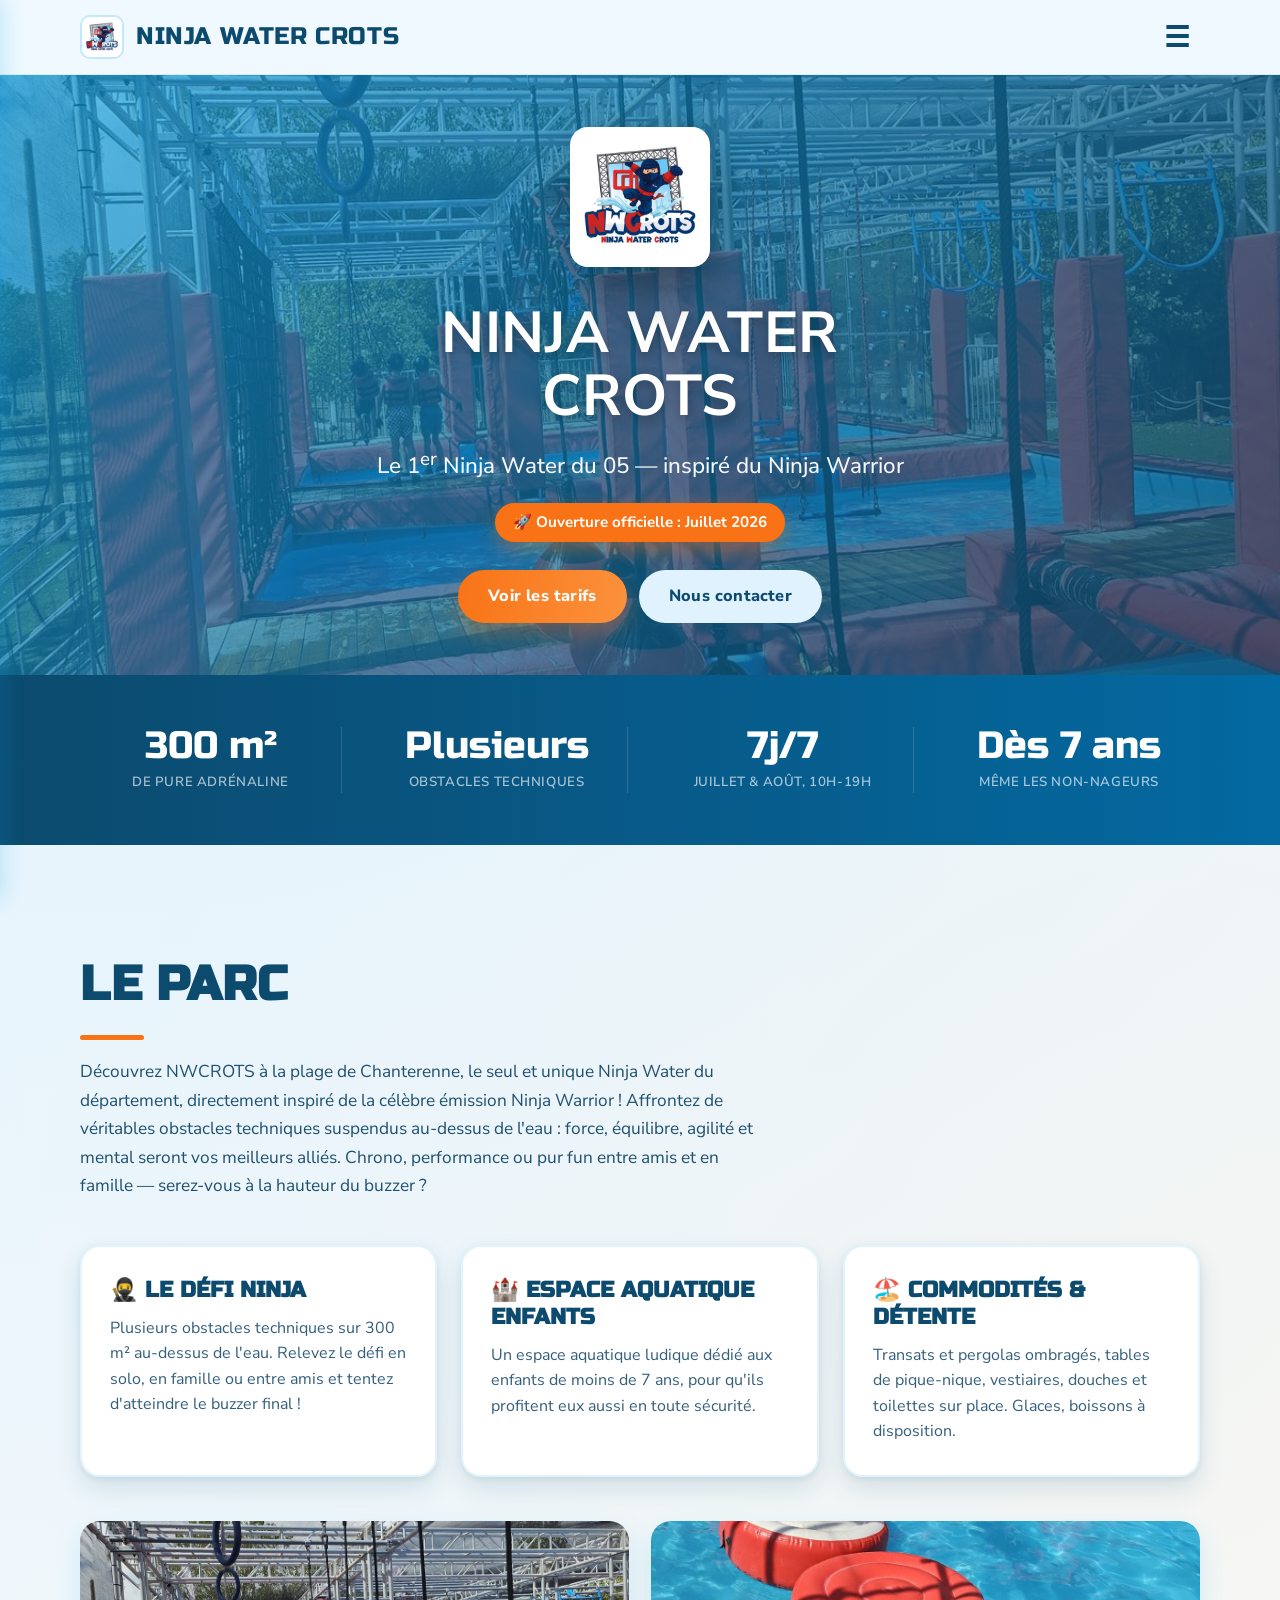
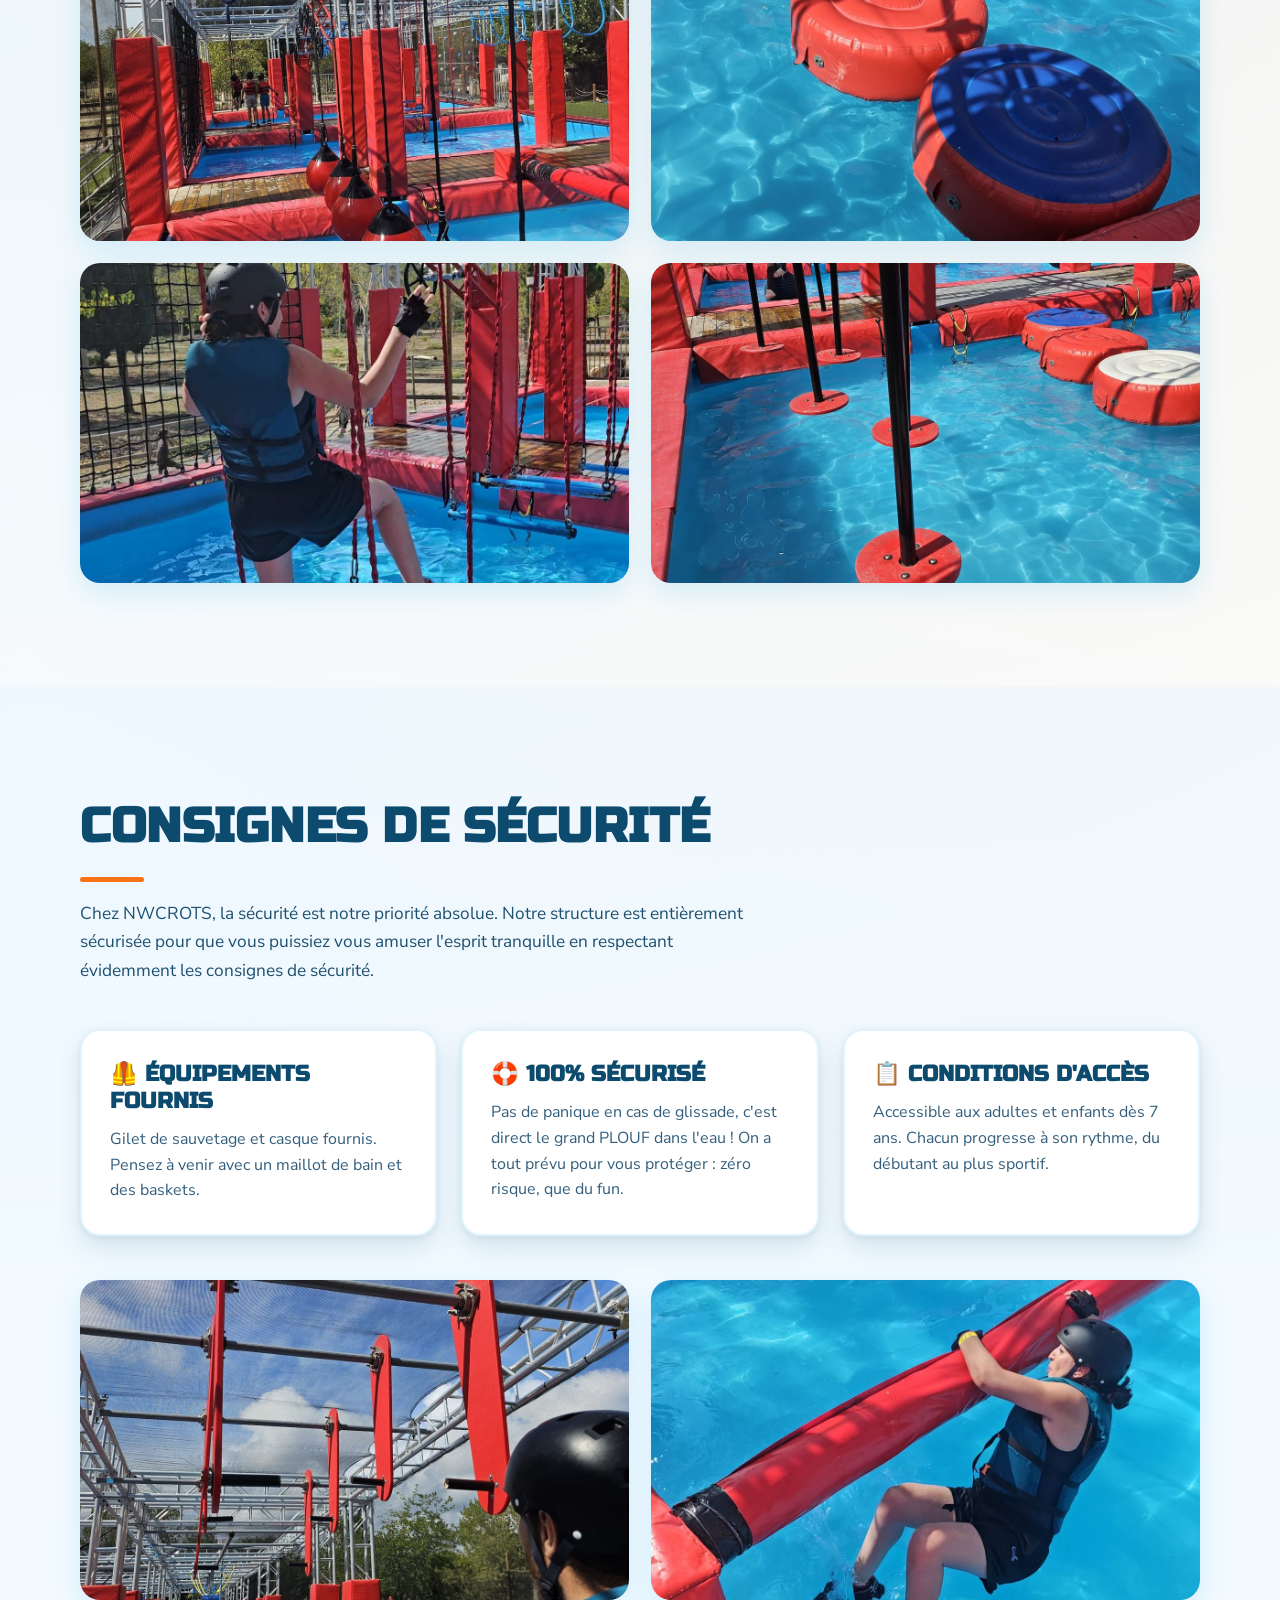
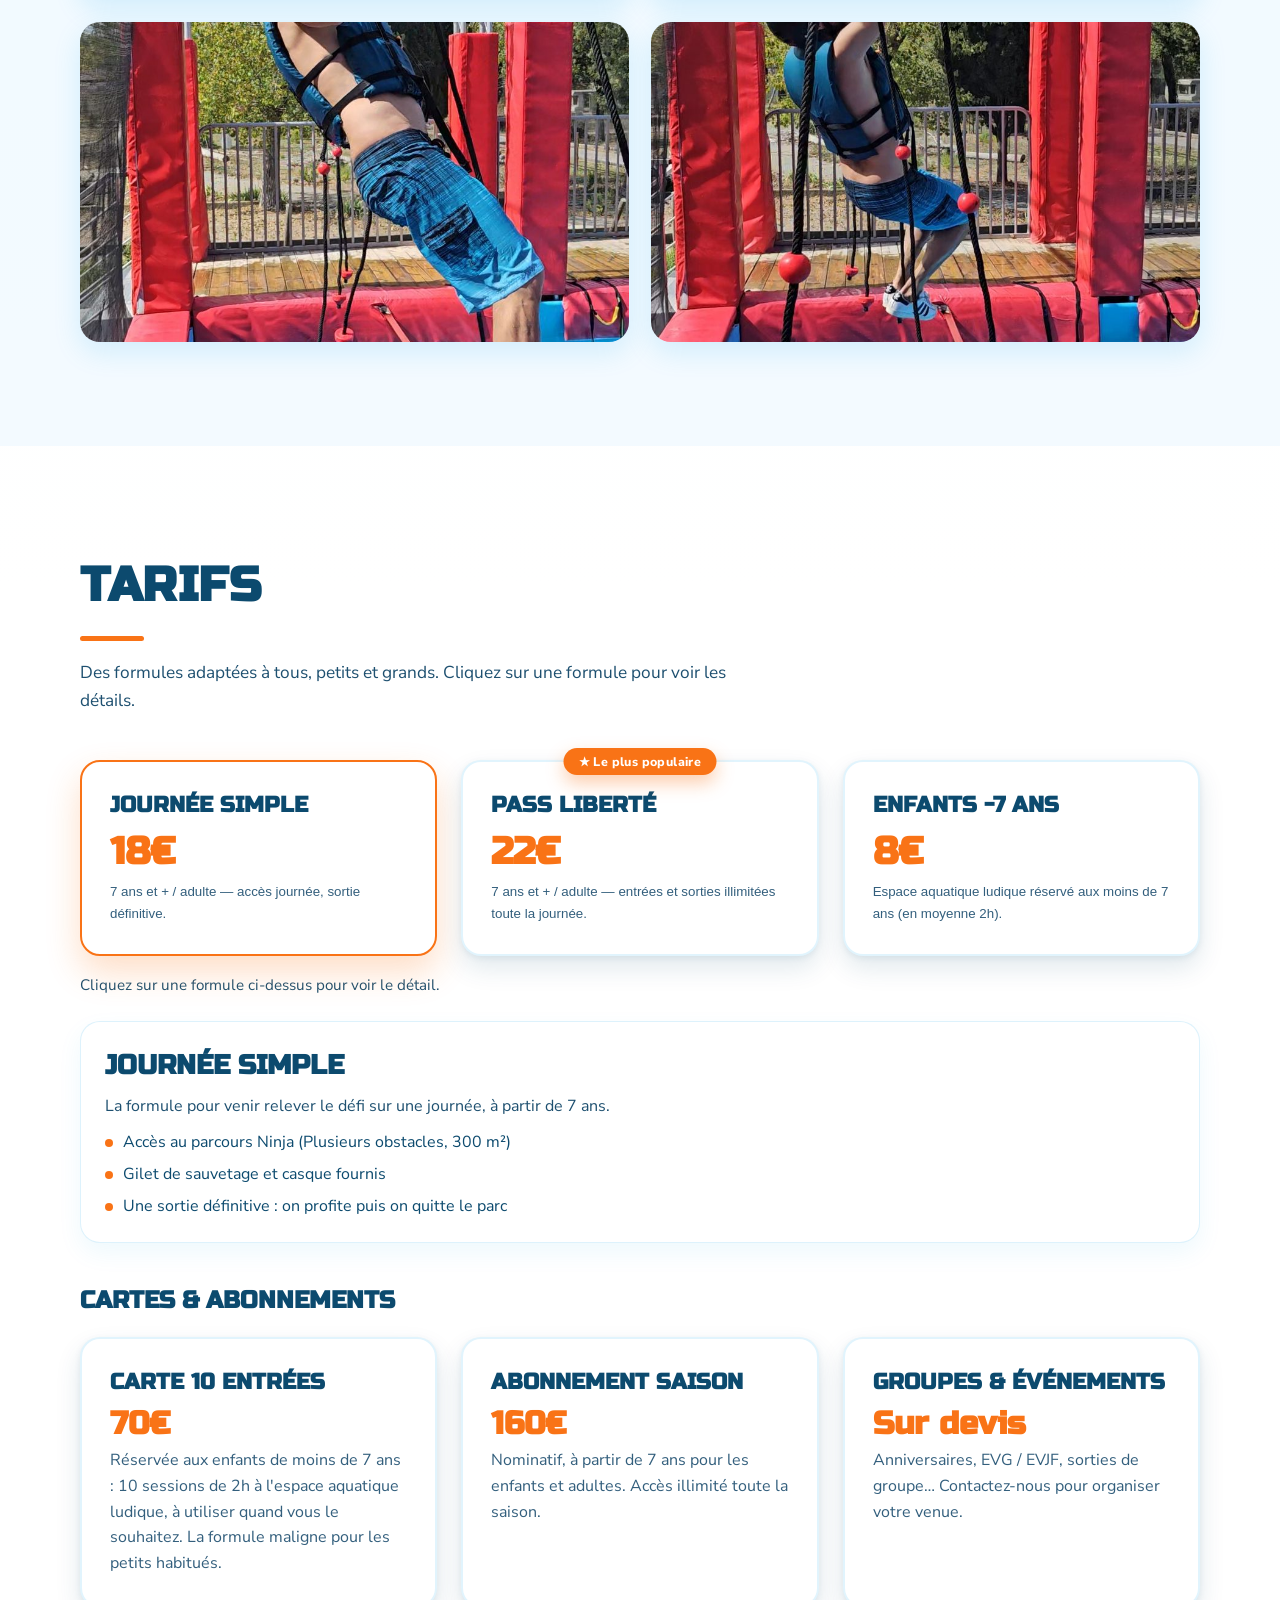
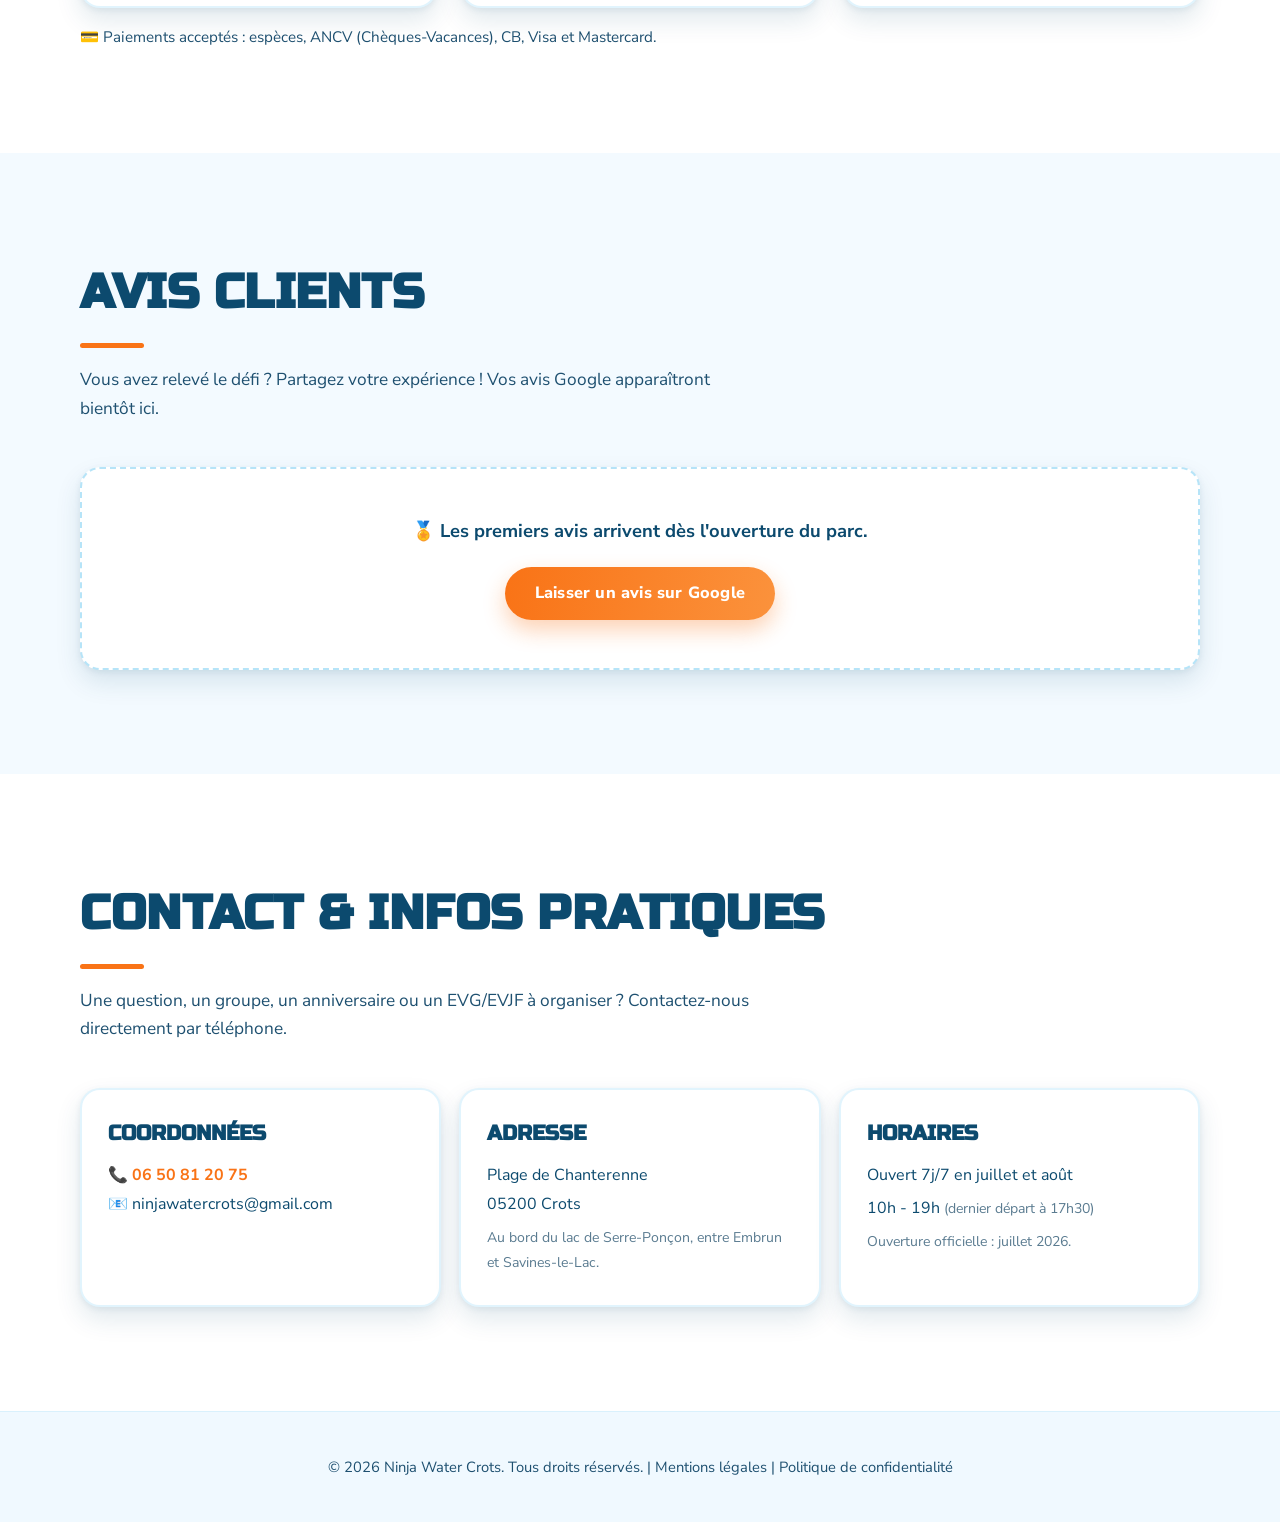
<file: index.html>
﻿<!DOCTYPE html>
<html lang="fr">
<head>
  <meta charset="UTF-8">
  <meta name="viewport" content="width=device-width, initial-scale=1.0">
  <title>Ninja Water Crots (NWCROTS) | Le 1er Ninja Water du 05</title>
  <meta name="description" content="NWCROTS, le 1er Ninja Water des Hautes-Alpes à la plage de Chanterenne, Crots. Parcours d'obstacles inspiré de Ninja Warrior au-dessus de l'eau. Tarifs, sécurité et infos pratiques.">
  <meta name="keywords" content="ninja water crots, nwcrots, ninja warrior hautes-alpes, parc aquatique crots, accrobranche aquatique serre-ponçon, parcours obstacles embrun, activité famille hautes-alpes">
  <meta name="author" content="Ninja Water Crots">
  <meta name="robots" content="index, follow">
  <link rel="canonical" href="https://nwcrots.fr/">
  <link rel="icon" type="image/jpeg" href="logoninha.jpeg">
  <link rel="apple-touch-icon" href="logoninha.jpeg">

  <!-- Référencement local (géolocalisation) -->
  <meta name="geo.region" content="FR-05">
  <meta name="geo.placename" content="Crots, Hautes-Alpes">
  <meta name="geo.position" content="44.5193;6.5375">
  <meta name="ICBM" content="44.5193, 6.5375">

  <!-- Partage réseaux sociaux (Open Graph) -->
  <meta property="og:type" content="website">
  <meta property="og:locale" content="fr_FR">
  <meta property="og:site_name" content="Ninja Water Crots">
  <meta property="og:title" content="Ninja Water Crots (NWCROTS) | Le 1er Ninja Water du 05">
  <meta property="og:description" content="Le 1er Ninja Water des Hautes-Alpes à la plage de Chanterenne, Crots. Parcours d'obstacles inspiré de Ninja Warrior au-dessus de l'eau.">
  <meta property="og:image" content="https://nwcrots.fr/images/parcours_general_1.jpeg">
  <meta property="og:url" content="https://nwcrots.fr/">
  <meta name="twitter:card" content="summary_large_image">

  <!-- Données structurées : parc de loisirs (référencement local Google) -->
  <script type="application/ld+json">
  {
    "@context": "https://schema.org",
    "@type": "AmusementPark",
    "name": "Ninja Water Crots",
    "alternateName": "NWCROTS",
    "description": "Le 1er Ninja Water des Hautes-Alpes, parcours d'obstacles aquatique inspiré de Ninja Warrior à la plage de Chanterenne, Crots, au bord du lac de Serre-Ponçon.",
    "url": "https://nwcrots.fr/",
    "image": [
      "https://nwcrots.fr/images/parcours_general_1.jpeg",
      "https://nwcrots.fr/images/obstacles_piscine.jpeg",
      "https://nwcrots.fr/images/parcours_obstacles.jpeg"
    ],
    "logo": "https://nwcrots.fr/logoninha.jpeg",
    "telephone": "+33650812075",
    "email": "ninjawatercrots@gmail.com",
    "priceRange": "8€ - 22€",
    "currenciesAccepted": "EUR",
    "paymentAccepted": "Espèces, ANCV, Carte Bancaire, Visa, Mastercard",
    "address": {
      "@type": "PostalAddress",
      "streetAddress": "Plage de Chanterenne",
      "addressLocality": "Crots",
      "postalCode": "05200",
      "addressRegion": "Hautes-Alpes",
      "addressCountry": "FR"
    },
    "geo": {
      "@type": "GeoCoordinates",
      "latitude": 44.5193,
      "longitude": 6.5375
    },
    "areaServed": ["Crots", "Embrun", "Savines-le-Lac", "Hautes-Alpes", "Lac de Serre-Ponçon"],
    "openingHoursSpecification": [{
      "@type": "OpeningHoursSpecification",
      "dayOfWeek": ["Monday","Tuesday","Wednesday","Thursday","Friday","Saturday","Sunday"],
      "opens": "10:00",
      "closes": "19:00",
      "validFrom": "2026-07-01",
      "validThrough": "2026-08-31"
    }],
    "isAccessibleForFree": false,
    "publicAccess": true,
    "sameAs": []
  }
  </script>

  <link rel="preconnect" href="https://fonts.googleapis.com">
  <link rel="preconnect" href="https://fonts.gstatic.com" crossorigin>
  <link href="https://fonts.googleapis.com/css2?family=Russo+One&family=Nunito+Sans:wght@400;600;700&display=swap" rel="stylesheet">
    <link rel="stylesheet" href="styles.css">
</head>
<body>
  <div class="splash-screen" id="splashScreen" role="status" aria-live="polite" aria-label="Écran de bienvenue">
    <div class="splash-content">
      <img class="splash-logo" src="logoninha.jpeg" alt="Logo Ninja Water Crots">
      <h1 class="splash-title">Bienvenue</h1>
      <p class="splash-text">Prépare-toi pour ton défi Ninja Water Crots.</p>
    </div>
  </div>

  <header class="topbar">
    <div class="container nav-wrap">
      <a class="brand" href="#accueil" aria-label="Ninja Water Crots accueil">
        <img class="brand-logo" src="logoninha.jpeg" alt="Logo Ninja Water Crots">
        <span class="brand-text">Ninja Water Crots</span>
      </a>
      <button class="menu-btn" id="menuBtn" aria-expanded="false" aria-controls="mainNav"></button>
    </div>
  </header>

  <nav id="mainNav" class="nav-sidebar" aria-label="Navigation principale">
    <button class="nav-close" id="navClose">✕</button>
    <a href="#parc">Le Parc</a>
    <a href="#tarifs">Tarifs</a>
    <a href="#securite">Sécurité</a>
    <a href="#avis">Avis</a>
    <a href="#contact">Contact</a>
  </nav>

  <div class="nav-overlay" id="navOverlay"></div>

  <main>
    <section class="hero" id="accueil">
      <div class="hero-background" style="background-image: url('images/parcours_general_1.jpeg')"></div>
      <div class="hero-overlay"></div>
      <div class="hero-content">
        <img class="hero-logo" src="logoninha.jpeg" alt="Logo Ninja Water Crots">
        <h1>Ninja Water Crots</h1>
        <p>Le 1<sup>er</sup> Ninja Water du 05 — inspiré du Ninja Warrior</p>
        <span class="hero-badge">🚀 Ouverture officielle : Juillet 2026</span>
        <div class="hero-actions">
          <a class="btn btn-primary" href="#tarifs">Voir les tarifs</a>
          <a class="btn btn-secondary" href="#contact">Nous contacter</a>
        </div>
      </div>
    </section>

    <section class="stats-bar" aria-label="Chiffres clés">
      <div class="container stats-grid">
        <div class="stat-item">
          <span class="stat-number">300 m²</span>
          <span class="stat-label">De pure adrénaline</span>
        </div>
        <div class="stat-item">
          <span class="stat-number">Plusieurs</span>
          <span class="stat-label">Obstacles techniques</span>
        </div>
        <div class="stat-item">
          <span class="stat-number">7j/7</span>
          <span class="stat-label">Juillet & Août, 10h-19h</span>
        </div>
        <div class="stat-item">
          <span class="stat-number">Dès 7 ans</span>
          <span class="stat-label">Même les non-nageurs</span>
        </div>
      </div>
    </section>

    <section class="section" id="parc">
      <div class="container">
        <h2 class="section-title">Le Parc</h2>
        <p class="section-lead">Découvrez NWCROTS à la plage de Chanterenne, le seul et unique Ninja Water du département, directement inspiré de la célèbre émission Ninja Warrior ! Affrontez de véritables obstacles techniques suspendus au-dessus de l'eau : force, équilibre, agilité et mental seront vos meilleurs alliés. Chrono, performance ou pur fun entre amis et en famille — serez-vous à la hauteur du buzzer ?</p>
        <div class="cards-3">
          <article class="card js-reveal">
            <h3>🥷 Le Défi Ninja</h3>
            <p>Plusieurs obstacles techniques sur 300 m² au-dessus de l'eau. Relevez le défi en solo, en famille ou entre amis et tentez d'atteindre le buzzer final !</p>
          </article>
          <article class="card js-reveal">
            <h3>🏰 Espace aquatique enfants</h3>
            <p>Un espace aquatique ludique dédié aux enfants de moins de 7 ans, pour qu'ils profitent eux aussi en toute sécurité.</p>
          </article>
          <article class="card js-reveal">
            <h3>🏖️ Commodités & détente</h3>
            <p>Transats et pergolas ombragés, tables de pique-nique, vestiaires, douches et toilettes sur place. Glaces, boissons à disposition.</p>
          </article>
        </div>
        <div class="section-images">
          <div class="section-image js-reveal">
            <img src="images/parcours_general_1.jpeg" alt="Vue générale du parc Ninja Water Crots avec obstacles rouges et piscine bleue">
          </div>
          <div class="section-image js-reveal">
            <img src="images/obstacles_piscine.jpeg" alt="Obstacles variés dans la piscine du parc">
          </div>
          <div class="section-image js-reveal">
            <img src="images/obstacle_roues.jpeg" alt="Détail des roues d'équilibre">
          </div>
          <div class="section-image js-reveal">
            <img src="images/obstacles_adaptes.jpeg" alt="Vue du parcours d'obstacles ninja au-dessus de l'eau">
          </div>
        </div>
      </div>
    </section>

    <section class="section" id="securite">
      <div class="container">
        <h2 class="section-title">Consignes de Sécurité</h2>
        <p class="section-lead">Chez NWCROTS, la sécurité est notre priorité absolue. Notre structure est entièrement sécurisée pour que vous puissiez vous amuser l'esprit tranquille en respectant évidemment les consignes de sécurité.</p>
        <div class="cards-3">
          <article class="card js-reveal">
            <h3>🦺 Équipements fournis</h3>
            <p>Gilet de sauvetage et casque fournis. Pensez à venir avec un maillot de bain et des baskets.</p>
          </article>
          <article class="card js-reveal">
            <h3>🛟 100% sécurisé</h3>
            <p>Pas de panique en cas de glissade, c'est direct le grand PLOUF dans l'eau ! On a tout prévu pour vous protéger : zéro risque, que du fun.</p>
          </article>
          <article class="card js-reveal">
            <h3>📋 Conditions d'accès</h3>
            <p>Accessible aux adultes et enfants dès 7 ans. Chacun progresse à son rythme, du débutant au plus sportif.</p>
          </article>
        </div>
        <div class="section-images">
          <div class="section-image js-reveal">
            <img src="images/parcours_obstacles.jpeg" alt="Participant en train de franchir un obstacle avec équipement de sécurité">
          </div>
          <div class="section-image js-reveal">
            <img src="images/personne_poutre.jpeg" alt="Personne testant son équilibre sur une poutre">
          </div>
          <div class="section-image js-reveal">
            <img src="images/personne_saut.jpeg" alt="Participant en plein saut avec équipement de protection">
          </div>
          <div class="section-image js-reveal">
            <img src="images/personne_acrobatie.jpeg" alt="Acrobatie encadrée avec équipement complet">
          </div>
        </div>
      </div>
    </section>

    <section class="section" id="tarifs">
      <div class="container">
        <h2 class="section-title">Tarifs</h2>
        <p class="section-lead">Des formules adaptées à tous, petits et grands. Cliquez sur une formule pour voir les détails.</p>
        <div class="tarif" role="tablist" aria-label="Choix des formules">
          <button class="card js-reveal tarif-card is-active" id="tarif-simple" type="button" role="tab" aria-selected="true" aria-controls="tarif-details-content" data-plan="simple">
            <h3>Journée Simple</h3>
            <strong>18€</strong>
            <p>7 ans et + / adulte — accès journée, sortie définitive.</p>
          </button>
          <button class="card js-reveal tarif-card" id="tarif-liberte" type="button" role="tab" aria-selected="false" aria-controls="tarif-details-content" data-plan="liberte">
            <h3>Pass Liberté</h3>
            <strong>22€</strong>
            <p>7 ans et + / adulte — entrées et sorties illimitées toute la journée.</p>
          </button>
          <button class="card js-reveal tarif-card" id="tarif-enfants" type="button" role="tab" aria-selected="false" aria-controls="tarif-details-content" data-plan="enfants">
            <h3>Enfants -7 ans</h3>
            <strong>8€</strong>
            <p>Espace aquatique ludique réservé aux moins de 7 ans (en moyenne 2h).</p>
          </button>
        </div>
        <p class="tarif-note">Cliquez sur une formule ci-dessus pour voir le détail.</p>
        <article class="tarif-details js-reveal" id="tarif-details-content" aria-live="polite">
          <h3>Journée Simple</h3>
          <p>La formule pour venir relever le défi sur une journée, à partir de 7 ans.</p>
          <ul class="detail-list">
            <li>Accès au parcours Ninja (Plusieurs obstacles, 300 m²)</li>
            <li>Gilet de sauvetage et casque fournis</li>
            <li>Une sortie définitive : on profite puis on quitte le parc</li>
          </ul>
        </article>

        <h3 class="tarif-subtitle">Cartes & abonnements</h3>
        <div class="cards-3">
          <article class="card js-reveal">
            <h3>Carte 10 entrées</h3>
            <strong class="tarif-price">70€</strong>
            <p>Réservée aux enfants de moins de 7 ans : 10 sessions de 2h à l'espace aquatique ludique, à utiliser quand vous le souhaitez. La formule maligne pour les petits habitués.</p>
          </article>
          <article class="card js-reveal">
            <h3>Abonnement saison</h3>
            <strong class="tarif-price">160€</strong>
            <p>Nominatif, à partir de 7 ans pour les enfants et adultes. Accès illimité toute la saison.</p>
          </article>
          <article class="card js-reveal">
            <h3>Groupes & événements</h3>
            <strong class="tarif-price">Sur devis</strong>
            <p>Anniversaires, EVG / EVJF, sorties de groupe… Contactez-nous pour organiser votre venue.</p>
          </article>
        </div>
        <p class="tarif-note">💳 Paiements acceptés : espèces, ANCV (Chèques-Vacances), CB, Visa et Mastercard.</p>
      </div>
    </section>

    <section class="section" id="avis">
      <div class="container">
        <h2 class="section-title">Avis Clients</h2>
        <p class="section-lead">Vous avez relevé le défi ? Partagez votre expérience ! Vos avis Google apparaîtront bientôt ici.</p>
        <div class="avis-placeholder js-reveal">
          <p>🏅 Les premiers avis arrivent dès l'ouverture du parc.</p>
          <a class="btn btn-primary" href="#contact">Laisser un avis sur Google</a>
        </div>
      </div>
    </section>

    <section class="section" id="contact">
      <div class="container">
        <h2 class="section-title">Contact & Infos pratiques</h2>
        <p class="section-lead">Une question, un groupe, un anniversaire ou un EVG/EVJF à organiser ? Contactez-nous directement par téléphone.</p>
        <div class="contact-grid">
          <article class="contact-item">
            <h3>Coordonnées</h3>
            <p>📞 <a href="tel:+33650812075">06 50 81 20 75</a><br>📧 ninjawatercrots@gmail.com</p>
          </article>
          <article class="contact-item">
            <h3>Adresse</h3>
            <p>Plage de Chanterenne<br>05200 Crots<br><span class="contact-sub">Au bord du lac de Serre-Ponçon, entre Embrun et Savines-le-Lac.</span></p>
          </article>
          <article class="contact-item">
            <h3>Horaires</h3>
            <p>Ouvert 7j/7 en juillet et août<br>10h - 19h <span class="contact-sub">(dernier départ à 17h30)</span><br><span class="contact-sub">Ouverture officielle : juillet 2026.</span></p>
          </article>
        </div>
      </div>
    </section>
  </main>

  <footer>
    <div class="container">
      <p>© <span id="year"></span> Ninja Water Crots. Tous droits réservés. | Mentions légales | Politique de confidentialité</p>
    </div>
  </footer>

    <script src="script.js"></script>
</body>
</html>
</file>
<file: styles.css>
:root {
  --nwc-blue: #0EA5E9;
  --nwc-blue-dark: #0C4A6E;
  --nwc-red: #F97316;
  --nwc-red-dark: #EA580C;
  --nwc-ice: #E0F2FE;
  --nwc-white: #ffffff;
  --nwc-ink: #0C4A6E;

  /* Radii (claymorphism : arrondis généreux) */
  --radius-sm: 12px;
  --radius: 20px;
  --radius-lg: 28px;

  /* Échelle d'ombres douces (claymorphism : double ombre) */
  --shadow-sm: 0 4px 14px rgba(14, 165, 233, 0.10);
  --shadow-md: 0 10px 28px rgba(14, 165, 233, 0.14);
  --shadow-lg: 0 20px 44px rgba(14, 165, 233, 0.20);
  --shadow-clay: 0 12px 26px rgba(12, 74, 110, 0.12), 0 2px 6px rgba(12, 74, 110, 0.08);
  --shadow: var(--shadow-md);

  /* Échelle d'espacement */
  --space-section: clamp(64px, 9vw, 104px);

  --container: 1120px;
}

* {
  box-sizing: border-box;
  margin: 0;
  padding: 0;
}

html {
  scroll-behavior: smooth;
  scroll-padding-top: 90px;
}

body {
  font-family: "Nunito Sans", sans-serif;
  color: var(--nwc-ink);
  background:
    radial-gradient(circle at 10% 0%, #e0f2fe 0%, transparent 42%),
    radial-gradient(circle at 90% 20%, #fff7ed 0%, transparent 33%),
    linear-gradient(180deg, #f0f9ff 0%, #ffffff 60%);
  line-height: 1.5;
}

.container {
  width: min(92%, var(--container));
  margin: 0 auto;
}

.section {
  padding: var(--space-section) 0;
}

/* Alternance de fonds pour rythmer la page */
.section:nth-of-type(even) {
  background: rgba(224, 242, 254, 0.4);
}

.section-title {
  font-family: "Russo One", sans-serif;
  font-size: clamp(1.5rem, 5vw, 3rem);
  color: var(--nwc-blue-dark);
  letter-spacing: 0.5px;
  text-transform: uppercase;
  margin-bottom: 18px;
}

/* Trait d'accent sous les titres de section */
.section-title::after {
  content: "";
  display: block;
  width: 64px;
  height: 5px;
  margin-top: 14px;
  border-radius: 999px;
  background: var(--nwc-red);
}

.section-lead {
  max-width: 68ch;
  font-size: 1.08rem;
  line-height: 1.65;
  color: #1e5070;
  margin-bottom: 44px;
}

/* ── Navbar ── */
.topbar {
  position: sticky;
  top: 0;
  z-index: 200;
  backdrop-filter: blur(14px);
  background: rgba(240, 249, 255, 0.94);
  border-bottom: 1px solid rgba(14, 165, 233, 0.1);
}

.nav-wrap {
  min-height: 74px;
  display: flex;
  align-items: center;
  justify-content: space-between;
  gap: 20px;
}

.brand {
  display: flex;
  align-items: center;
  gap: 12px;
  text-decoration: none;
  color: var(--nwc-blue-dark);
}

.brand-logo {
  width: 44px;
  height: 44px;
  border-radius: 10px;
  object-fit: cover;
  border: 2px solid rgba(14, 165, 233, 0.2);
}

.brand-text {
  font-family: "Russo One", sans-serif;
  font-size: 1.5rem;
  text-transform: uppercase;
  line-height: 1;
  letter-spacing: 0.6px;
}

.nav,
.nav-sidebar {
  display: flex;
  gap: 18px;
  align-items: center;
  flex-wrap: wrap;
}

.nav a,
.nav-sidebar a {
  text-decoration: none;
  color: var(--nwc-blue-dark);
  font-weight: 700;
  font-size: 0.94rem;
  transition: color .2s ease-out;
}

.nav a:hover,
.nav-sidebar a:hover {
  color: var(--nwc-red);
}

/* ── Buttons ── */
.btn {
  display: inline-flex;
  align-items: center;
  justify-content: center;
  min-height: 52px;
  border: none;
  cursor: pointer;
  text-decoration: none;
  text-align: center;
  font-family: inherit;
  font-weight: 800;
  font-size: 1.02rem;
  letter-spacing: 0.2px;
  border-radius: 999px;
  padding: 0.9rem 1.9rem;
  transition: transform .2s ease-out, box-shadow .2s ease-out, background .2s ease-out;
}

.btn:focus-visible,
input:focus-visible,
textarea:focus-visible,
select:focus-visible {
  outline: 3px solid rgba(249, 115, 22, 0.4);
  outline-offset: 2px;
}

.btn-primary {
  color: #fff;
  background: linear-gradient(100deg, var(--nwc-red), #fb923c);
  box-shadow: 0 10px 22px rgba(249, 115, 22, 0.32);
}

.btn-primary:hover {
  transform: translateY(-2px);
  box-shadow: 0 14px 30px rgba(249, 115, 22, 0.42);
}

.btn-secondary {
  color: var(--nwc-blue-dark);
  background: #e0f2fe;
}

.btn-secondary:hover {
  background: #bae6fd;
  transform: translateY(-2px);
}

.btn:disabled {
  opacity: 0.65;
  cursor: not-allowed;
  transform: none;
  box-shadow: none;
}

/* ── Hero ── */
.hero {
  position: relative;
  overflow: hidden;
  min-height: 600px;
  display: flex;
  align-items: center;
  justify-content: center;
}

.hero-background {
  position: absolute;
  inset: 0;
  background-size: cover;
  background-position: center;
  z-index: 0;
}

.hero-overlay {
  position: absolute;
  inset: 0;
  background: linear-gradient(135deg, rgba(14, 165, 233, 0.65) 0%, rgba(12, 74, 110, 0.75) 100%);
  z-index: 1;
}

.hero-content {
  position: relative;
  z-index: 2;
  text-align: center;
  color: #fff;
  max-width: 600px;
  padding: 0 24px;
}

.hero-logo {
  width: 140px;
  height: 140px;
  border-radius: 18px;
  object-fit: cover;
  margin-bottom: 28px;
  animation: logoZoom 1.2s cubic-bezier(0.34, 1.56, 0.64, 1) both;
  box-shadow: 0 20px 50px rgba(0, 0, 0, 0.4);
}

.hero h1 {
  font-family: "Nunito Sans", sans-serif;
  font-size: clamp(2.2rem, 5vw, 3.6rem);
  font-weight: 700;
  line-height: 1.1;
  text-transform: uppercase;
  color: #fff;
  margin-bottom: 16px;
  letter-spacing: 0.6px;
  text-shadow: 0 4px 12px rgba(0, 0, 0, 0.3);
}

.hero p {
  font-size: clamp(1.1rem, 3vw, 1.4rem);
  color: rgba(255, 255, 255, 0.95);
  margin-bottom: 20px;
  font-weight: 500;
}

.hero-badge {
  display: inline-block;
  background: var(--nwc-red);
  color: #fff;
  font-weight: 700;
  font-size: 0.95rem;
  padding: 0.5rem 1.1rem;
  border-radius: 999px;
  margin-bottom: 28px;
  box-shadow: 0 8px 20px rgba(249, 115, 22, 0.4);
  cursor: default;
  user-select: none;
}

.hero-actions {
  display: flex;
  gap: 12px;
  flex-wrap: wrap;
  justify-content: center;
}

@keyframes logoZoom {
  from {
    transform: scale(0.4);
    opacity: 0;
  }
  to {
    transform: scale(1);
    opacity: 1;
  }
}

.pill-row {
  display: flex;
  flex-wrap: wrap;
  gap: 8px;
}

.pill {
  background: rgba(255, 255, 255, 0.15);
  border: 1px solid rgba(255, 255, 255, 0.22);
  border-radius: 999px;
  padding: 0.28rem 0.75rem;
  font-size: 0.86rem;
}

/* ── Stats Bar ── */
.stats-bar {
  background: linear-gradient(90deg, var(--nwc-blue-dark) 0%, #0369a1 100%);
  padding: 52px 0;
}

.stats-grid {
  display: grid;
  grid-template-columns: repeat(4, 1fr);
  gap: 24px;
  text-align: center;
}

.stat-item {
  display: flex;
  flex-direction: column;
  gap: 8px;
  padding: 0 16px;
}

/* Séparateurs subtils entre les chiffres */
.stat-item:not(:last-child) {
  border-right: 1px solid rgba(255, 255, 255, 0.15);
}

.stat-number {
  font-family: "Russo One", sans-serif;
  font-size: clamp(1.8rem, 3vw, 2.4rem);
  color: #fff;
  line-height: 1;
}

.stat-label {
  font-size: 0.83rem;
  color: rgba(255, 255, 255, 0.65);
  font-weight: 600;
  text-transform: uppercase;
  letter-spacing: 0.6px;
}

/* ── Cards ── */
.cards-3 {
  display: grid;
  grid-template-columns: repeat(3, minmax(0, 1fr));
  gap: 24px;
  align-items: stretch;
}

.card {
  height: 100%;
  border-radius: var(--radius);
  background: #fff;
  border: 2px solid rgba(14, 165, 233, 0.12);
  padding: 30px 28px;
  box-shadow: var(--shadow-clay);
  opacity: 0;
  transform: translateY(18px);
  transition: opacity .5s ease-out, transform .3s ease-out, box-shadow .3s ease-out, border-color .3s ease-out;
}

.card.reveal {
  opacity: 1;
  transform: translateY(0);
}

/* Survol : élévation douce, sans décalage de layout */
.card.reveal:hover {
  transform: translateY(-6px);
  box-shadow: var(--shadow-lg);
  border-color: rgba(14, 165, 233, 0.3);
}

.card h3 {
  font-family: "Russo One", sans-serif;
  font-size: 1.4rem;
  line-height: 1.2;
  color: var(--nwc-blue-dark);
  text-transform: uppercase;
  margin-bottom: 12px;
}

.card p {
  color: #335f7d;
  line-height: 1.6;
}

/* ── Tarifs ── */
.tarif {
  display: grid;
  grid-template-columns: repeat(3, minmax(0, 1fr));
  gap: 24px;
  align-items: stretch;
}

.tarif .card strong {
  display: block;
  font-size: 2.4rem;
  color: var(--nwc-red);
  line-height: 1;
  margin: 14px 0 10px;
  font-family: "Russo One", sans-serif;
}

.tarif-card {
  text-align: left;
  width: 100%;
  cursor: pointer;
  position: relative;
  transition: transform .2s ease-out, box-shadow .2s ease-out, border-color .2s ease-out;
}

.tarif-card.reveal:hover {
  transform: translateY(-6px);
  box-shadow: var(--shadow-lg);
  border-color: rgba(14, 165, 233, 0.4);
}

.tarif-card.is-active {
  border-color: var(--nwc-red);
  box-shadow: 0 16px 34px rgba(249, 115, 22, 0.24);
}

/* Carte recommandée : "Pass Liberté" mise en avant */
#tarif-liberte::before {
  content: "★ Le plus populaire";
  position: absolute;
  top: -14px;
  left: 50%;
  transform: translateX(-50%);
  white-space: nowrap;
  background: var(--nwc-red);
  color: #fff;
  font-family: "Nunito Sans", sans-serif;
  font-weight: 800;
  font-size: 0.78rem;
  letter-spacing: 0.4px;
  padding: 0.32rem 0.95rem;
  border-radius: 999px;
  box-shadow: 0 8px 18px rgba(249, 115, 22, 0.35);
}

.tarif-note {
  margin-top: 18px;
  font-size: 0.95rem;
  color: #1e5070;
}

.tarif-subtitle {
  font-family: "Russo One", sans-serif;
  font-size: 1.5rem;
  color: var(--nwc-blue-dark);
  text-transform: uppercase;
  margin: 40px 0 18px;
}

.tarif-price {
  display: block;
  font-size: 2rem;
  color: var(--nwc-red);
  line-height: 1;
  margin: 10px 0 8px;
  font-family: "Russo One", sans-serif;
}

.tarif-details {
  margin-top: 24px;
  background: #fff;
  border: 1px solid rgba(14, 165, 233, 0.14);
  border-radius: var(--radius);
  padding: 24px;
  box-shadow: 0 10px 24px rgba(14, 165, 233, 0.07);
}

.tarif-details h3 {
  font-family: "Russo One", sans-serif;
  text-transform: uppercase;
  color: var(--nwc-blue-dark);
  font-size: 1.7rem;
  margin-bottom: 8px;
}

.tarif-details p {
  color: #1e5070;
  margin-bottom: 12px;
}

.detail-list {
  list-style: none;
  display: grid;
  gap: 8px;
}

.detail-list li {
  padding-left: 18px;
  position: relative;
}

.detail-list li::before {
  content: "";
  width: 8px;
  height: 8px;
  border-radius: 50%;
  background: var(--nwc-red);
  position: absolute;
  top: 9px;
  left: 0;
}

/* ── Forms ── */
.split {
  display: grid;
  grid-template-columns: 1fr 1fr;
  gap: 22px;
  align-items: start;
}

form {
  background: #fff;
  border: 1px solid rgba(14, 165, 233, 0.14);
  border-radius: var(--radius);
  padding: 22px;
  box-shadow: 0 10px 28px rgba(14, 165, 233, 0.07);
}

.field {
  display: grid;
  gap: 8px;
  margin-bottom: 14px;
}

.field-row {
  display: grid;
  grid-template-columns: 1fr 1fr;
  gap: 12px;
}

label {
  font-weight: 700;
  color: var(--nwc-blue-dark);
}

input,
textarea,
select {
  width: 100%;
  border: 1px solid rgba(14, 165, 233, 0.25);
  border-radius: 10px;
  padding: 0.68rem 0.75rem;
  font-family: inherit;
  font-size: 0.98rem;
  color: var(--nwc-blue-dark);
  background: #fff;
  transition: border-color .2s ease-out, box-shadow .2s ease-out;
}

input:focus,
textarea:focus,
select:focus {
  border-color: var(--nwc-blue);
  outline: none;
  box-shadow: 0 0 0 3px rgba(14, 165, 233, 0.12);
}

textarea {
  min-height: 112px;
  resize: vertical;
}

.feedback {
  margin-top: 12px;
  font-size: 0.95rem;
  font-weight: 700;
}

.feedback.error {
  color: #c2410c;
}

.feedback.success {
  color: #0d7a35;
}

.rating-group {
  display: flex;
  gap: 8px;
  flex-wrap: wrap;
}

.rating-group input {
  display: none;
}

.rating-group label {
  cursor: pointer;
  padding: 0.42rem 0.72rem;
  border-radius: 999px;
  border: 1px solid rgba(14, 165, 233, 0.25);
  font-size: 0.92rem;
  color: var(--nwc-blue-dark);
  font-weight: 700;
  background: #f0f9ff;
  transition: all .2s ease-out;
}

.rating-group input:checked + label {
  background: #e0f2fe;
  border-color: var(--nwc-blue);
  color: var(--nwc-blue-dark);
}

/* ── Avis ── */
.avis-placeholder {
  background: #fff;
  border: 2px dashed rgba(14, 165, 233, 0.3);
  border-radius: var(--radius);
  padding: 48px 28px;
  text-align: center;
  box-shadow: var(--shadow-clay);
}

.avis-placeholder p {
  font-size: 1.15rem;
  color: var(--nwc-blue-dark);
  font-weight: 700;
  margin-bottom: 22px;
}

.avis-grid {
  display: grid;
  grid-template-columns: repeat(3, minmax(0, 1fr));
  gap: 24px;
  align-items: stretch;
}

.avis-card {
  position: relative;
  height: 100%;
  display: flex;
  flex-direction: column;
  background: #fff;
  border: 2px solid rgba(14, 165, 233, 0.12);
  border-radius: var(--radius);
  padding: 30px 28px 26px;
  box-shadow: var(--shadow-clay);
  transition: transform .3s ease-out, box-shadow .3s ease-out;
}

.avis-card:hover {
  transform: translateY(-6px);
  box-shadow: var(--shadow-lg);
}

/* Guillemet décoratif */
.avis-card::before {
  content: "\201C";
  position: absolute;
  top: 6px;
  right: 22px;
  font-family: "Russo One", sans-serif;
  font-size: 4rem;
  line-height: 1;
  color: rgba(14, 165, 233, 0.12);
}

.avis-card .avis-rating {
  font-size: 1.15rem;
  margin-bottom: 14px;
}

.avis-card p {
  color: #335f7d;
  margin-bottom: 14px;
  font-style: italic;
  line-height: 1.6;
}

.avis-author {
  margin-top: auto;
  font-weight: 800;
  color: var(--nwc-blue-dark);
  margin-bottom: 0;
}

.avis-list {
  display: grid;
  gap: 12px;
  margin-top: 16px;
}

.avis-item {
  border: 1px solid rgba(14, 165, 233, 0.14);
  border-radius: 12px;
  padding: 14px;
  background: #fff;
}

.avis-item strong {
  color: var(--nwc-blue-dark);
  display: block;
  margin-bottom: 4px;
}

/* ── Images / Gallery ── */
.section-images {
  display: grid;
  grid-template-columns: repeat(2, 1fr);
  gap: 22px;
  margin-top: 44px;
}

.section-image {
  border-radius: var(--radius);
  overflow: hidden;
  box-shadow: var(--shadow-md);
  opacity: 0;
  transform: translateY(24px);
  transition: opacity .6s ease-out, transform .35s ease-out, box-shadow .35s ease-out;
}

.section-image.reveal {
  opacity: 1;
  transform: translateY(0);
}

/* Survol : on soulève le cadre + on zoome l'image à l'intérieur (aucun décalage) */
.section-image:hover {
  transform: translateY(-6px);
  box-shadow: var(--shadow-lg);
}

.section-image img {
  width: 100%;
  height: 320px;
  object-fit: cover;
  display: block;
  transition: transform .5s ease-out;
}

.section-image:hover img {
  transform: scale(1.05);
}

/* ── Contact ── */
.contact-grid {
  display: grid;
  grid-template-columns: repeat(3, 1fr);
  gap: 18px;
}

.contact-item a {
  color: var(--nwc-red);
  text-decoration: none;
  font-weight: 700;
}

.contact-item a:hover {
  text-decoration: underline;
}

.contact-sub {
  display: inline-block;
  margin-top: 6px;
  font-size: 0.88rem;
  color: #5b7c91;
}

.contact-item {
  height: 100%;
  border: 2px solid rgba(14, 165, 233, 0.12);
  border-radius: var(--radius);
  padding: 28px 26px;
  background: #fff;
  box-shadow: var(--shadow-clay);
  transition: transform .3s ease-out, box-shadow .3s ease-out, border-color .3s ease-out;
}

.contact-item:hover {
  transform: translateY(-6px);
  box-shadow: var(--shadow-lg);
  border-color: rgba(14, 165, 233, 0.3);
}

.contact-item h3 {
  font-family: "Russo One", sans-serif;
  color: var(--nwc-blue-dark);
  font-size: 1.3rem;
  text-transform: uppercase;
  margin-bottom: 12px;
}

.contact-item p {
  line-height: 1.8;
}

/* ── Footer ── */
footer {
  padding: 44px 0;
  border-top: 1px solid rgba(14, 165, 233, 0.1);
  color: #1e5070;
  font-size: 0.92rem;
  background: #f0f9ff;
  text-align: center;
}

/* ── Mobile menu ── */
.menu-btn {
  display: inline-block;
  border: 0;
  background: transparent;
  color: var(--nwc-blue-dark);
  font-weight: 700;
  cursor: pointer;
  font-size: 1.8rem;
  padding: 0.4rem 0.6rem;
  line-height: 1;
  transition: transform .2s ease-out;
  z-index: 300;
  margin-left: auto;
}

.menu-btn:hover {
  transform: scale(1.1);
}

.menu-btn::before {
  content: "☰";
}

/* Sidebar Navigation */
.nav-sidebar {
  position: fixed;
  left: 0;
  top: 0;
  width: 280px;
  height: 100vh;
  background: linear-gradient(135deg, #f0f9ff 0%, #e0f2fe 100%);
  border-right: 2px solid rgba(14, 165, 233, 0.15);
  padding: 20px 0;
  overflow-y: auto;
  transform: translateX(-100%);
  transition: transform .3s cubic-bezier(0.34, 1.56, 0.64, 1);
  z-index: 250;
  box-shadow: 4px 0 20px rgba(14, 165, 233, 0.2);
  flex-direction: column;
}

.nav-sidebar.open {
  transform: translateX(0);
}


.nav-close {
  display: none;
  border: 0;
  background: transparent;
  font-size: 1.8rem;
  color: var(--nwc-blue-dark);
  cursor: pointer;
  padding: 12px 20px;
  width: 100%;
  text-align: right;
  transition: transform .2s ease-out;
}

.nav-close:hover {
  transform: scale(1.2);
}

.nav-sidebar a {
  display: block;
  padding: 14px 20px;
  text-decoration: none;
  color: var(--nwc-blue-dark);
  font-weight: 600;
  border-left: 4px solid transparent;
  transition: all .2s ease-out;
}

.nav-sidebar a:hover {
  background: rgba(14, 165, 233, 0.1);
  border-left-color: var(--nwc-red);
}

.nav-overlay {
  position: fixed;
  inset: 0;
  background: rgba(0, 0, 0, 0);
  opacity: 0;
  visibility: hidden;
  transition: opacity .3s ease-out, visibility .3s ease-out;
  z-index: 200;
  cursor: pointer;
}

.nav-overlay.open {
  background: rgba(0, 0, 0, 0.4);
  opacity: 1;
  visibility: visible;
}

/* ── Splash screen ── */
.splash-screen {
  position: fixed;
  inset: 0;
  z-index: 1000;
  display: grid;
  place-items: center;
  text-align: center;
  padding: 24px;
  background:
    radial-gradient(circle at 20% 10%, rgba(224, 242, 254, 0.65) 0%, transparent 38%),
    radial-gradient(circle at 80% 90%, rgba(249, 115, 22, 0.14) 0%, transparent 42%),
    linear-gradient(180deg, #f0f9ff 0%, #ffffff 75%);
  opacity: 1;
  visibility: visible;
  transition: opacity .65s ease-out, visibility .65s ease-out;
}

.splash-screen.hidden {
  opacity: 0;
  visibility: hidden;
  pointer-events: none;
}

.splash-content {
  max-width: 520px;
  animation: splashUp .8s ease-out both;
}

.splash-logo {
  width: min(42vw, 190px);
  aspect-ratio: 1 / 1;
  border-radius: 18px;
  object-fit: cover;
  border: 3px solid rgba(14, 165, 233, 0.2);
  box-shadow: 0 16px 32px rgba(14, 165, 233, 0.16);
  margin-bottom: 16px;
}

.splash-title {
  font-family: "Russo One", sans-serif;
  text-transform: uppercase;
  color: var(--nwc-blue-dark);
  font-size: clamp(2rem, 5vw, 3.2rem);
  line-height: 1;
  margin-bottom: 8px;
  letter-spacing: 0.6px;
}

.splash-text {
  color: #1e5070;
  font-size: 1.02rem;
}

@keyframes splashUp {
  from {
    transform: translateY(14px);
    opacity: 0;
  }
  to {
    transform: translateY(0);
    opacity: 1;
  }
}

@media (prefers-reduced-motion: reduce) {
  *,
  .splash-screen,
  .splash-content {
    transition: none !important;
    animation: none !important;
  }
}

@media (max-width: 980px) {
  .hero-grid,
  .split,
  .contact-grid,
  .cards-3,
  .tarif,
  .avis-grid,
  .section-images {
    grid-template-columns: 1fr;
  }

  .stats-grid {
    grid-template-columns: repeat(2, 1fr);
  }

  .menu-btn {
    display: inline-block;
  }

  .nav-close {
    display: block;
  }

  .brand-text {
    font-size: 1rem;
  }

  .nav-wrap {
    flex-wrap: wrap;
  }

  .field-row {
    grid-template-columns: 1fr;
  }

  .section-images {
    grid-template-columns: 1fr;
  }

  .avis-grid {
    grid-template-columns: 1fr;
  }
}
</file>
